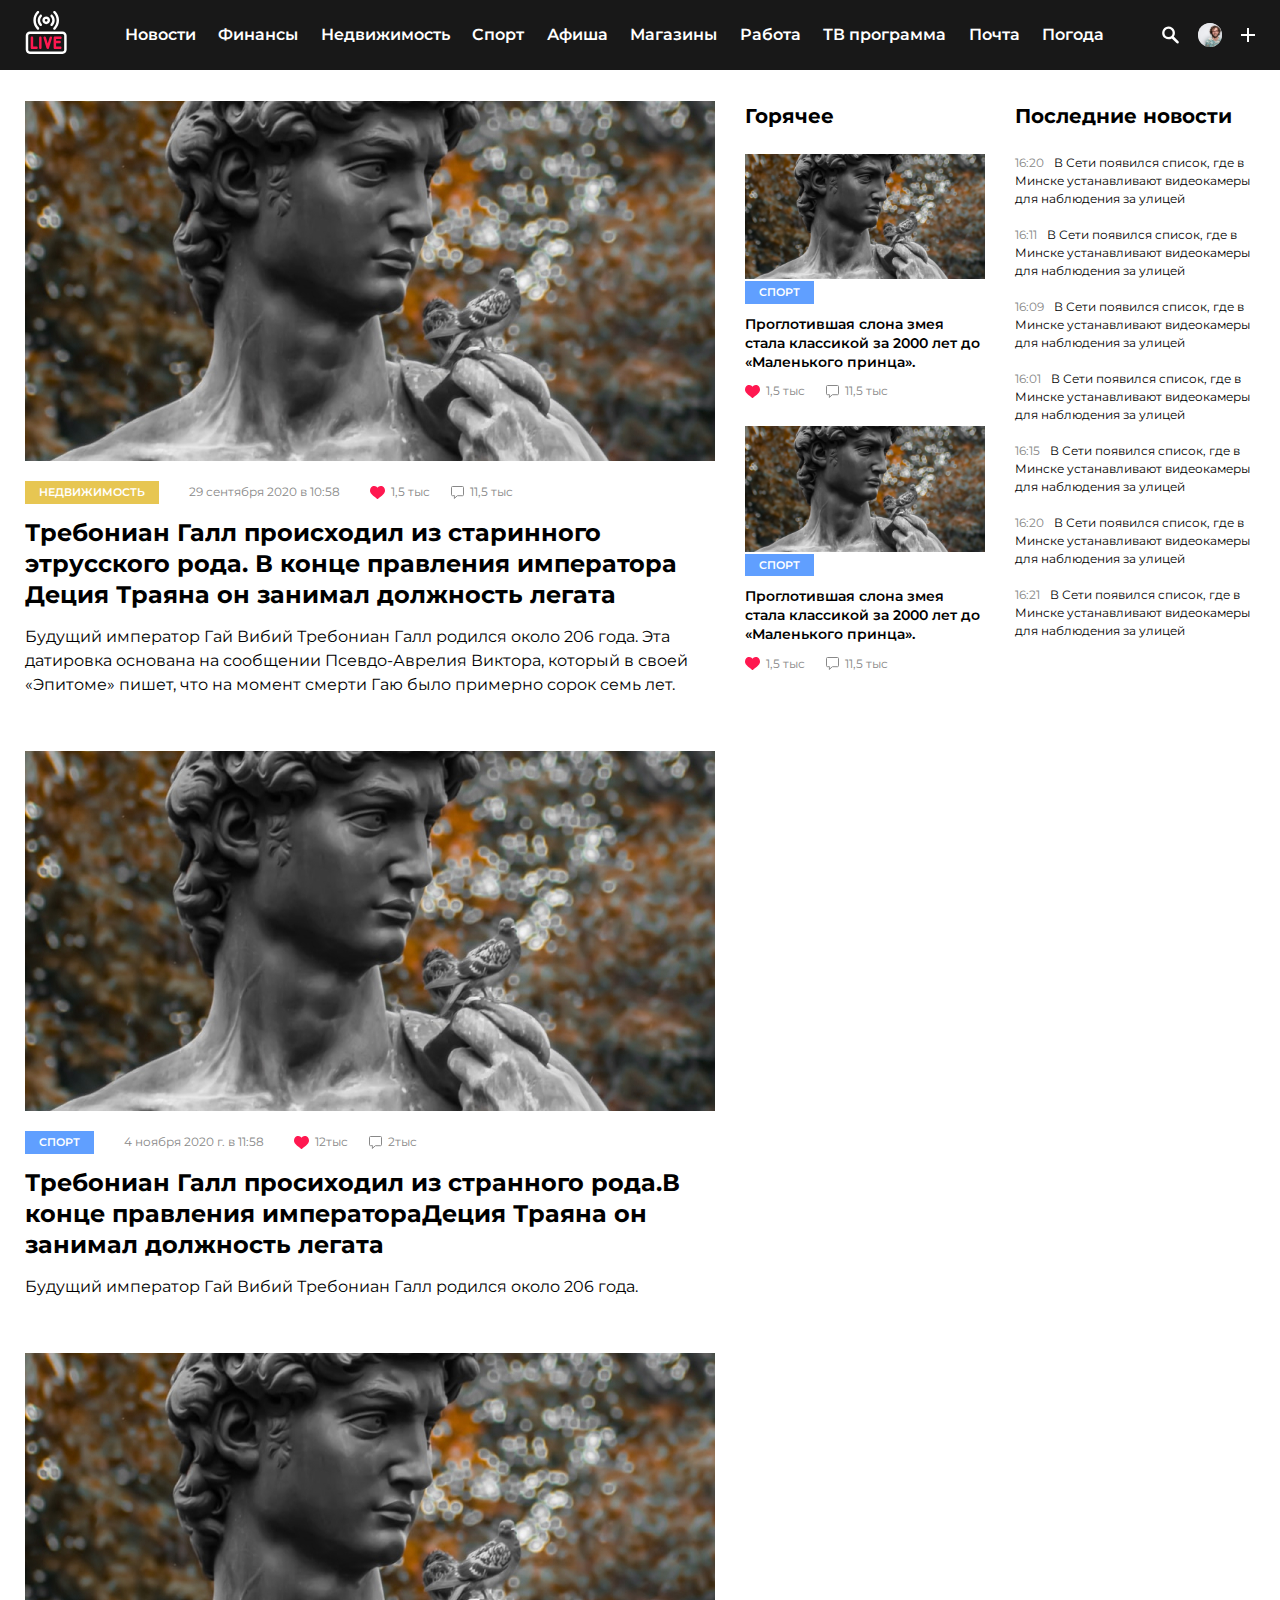
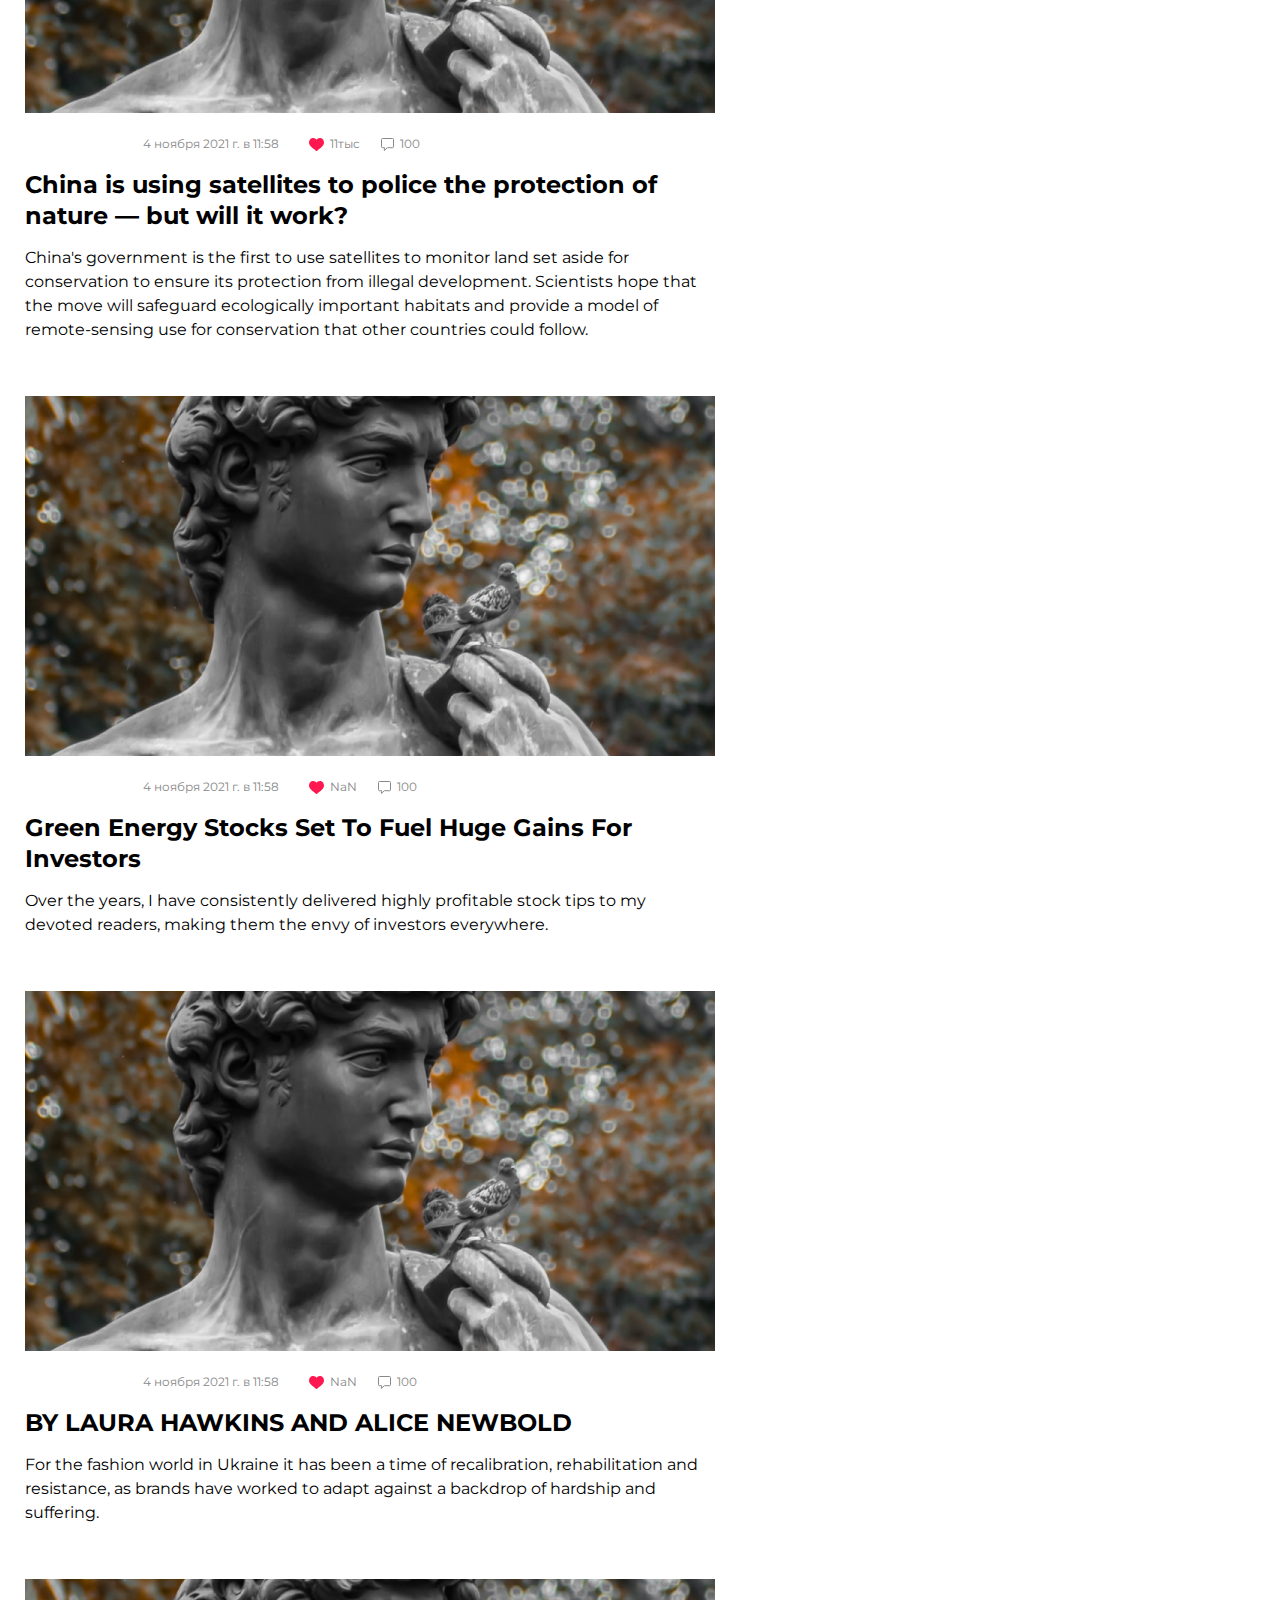
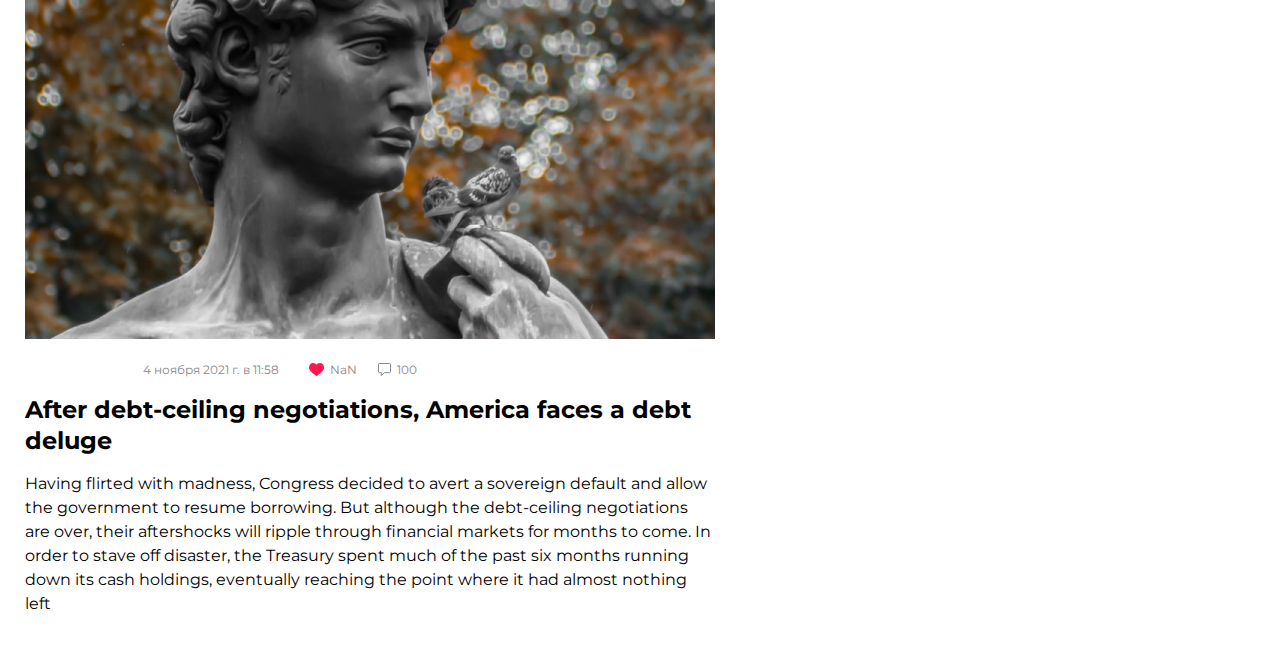
<file: index.html>
<!DOCTYPE html>
<html lang="en">
<head>
    <meta charset="UTF-8">
    <title>Live</title>
    <link href="https://fonts.googleapis.com/css2?family=Montserrat:ital,wght@0,100;0,200;0,300;0,400;0,500;0,600;0,700;0,800;0,900;1,100;1,200;1,300;1,400;1,500;1,600;1,700;1,800;1,900&display=swap"
          rel="stylesheet">
    <link rel="stylesheet" href="./css/common.css">
    <link rel="stylesheet" href="./css/header.css">
    <link rel="stylesheet" href="css/indexMain.css">
    <link rel="stylesheet" href="./css/lastNews.css">
</head>
<body>
<header>
    <div class="header-container">
        <a href="./index.html"><img src="./public/logo.svg" alt="LIVE"></a>
        <nav id="nav">
            <div id="news">Новости</div>
            <div id="finace">Финансы</div>
            <div id="real estate">Недвижимость</div>
            <div id="sport">Спорт</div>
            <div id="movies">Афиша</div>
            <div id="shops">Магазины</div>
            <div id="job">Работа</div>
            <div id="TV">ТВ программа</div>
            <div id="mail">Почта</div>
            <div id="wheather">Погода</div>
        </nav>
        <div>
            <input type ="search" id= "search-input-container" style = "display: none">
            <img src="./public/search.svg" alt="поиск" id ="search">
            <img src="./public/user_logo.svg" alt="user">
            <img src="./public/add.svg" alt="добавить новость" id ="add-page-link">
        </div>
    </div>
</header>
<main id = "main-page">
    <div id = "main-news-container" class="main-news-container">
        <div class="big-news-container" >
            <a href="./news.html">
                <img src="./public/news1.jpg" alt="">
            </a>
            <div class="info-container">
                <div class="tag yellow">НЕДВИЖИМОСТЬ</div>
                <span class="data">29 сентября 2020 в 10:58</span>
                <div class="statistic">
                    <div>
                        <img src="./public/heart.svg" alt="">
                        1,5 тыс
                    </div>
                    <div>
                        <img src="./public/comments.svg" alt="">
                        11,5 тыс
                    </div>
                </div>
            </div>
            <a href="./news.html">
                <h1>Требониан Галл происходил из старинного этрусского рода.
                    В конце правления императора Деция Траяна он
                    занимал должность легата</h1>
                <p>Будущий император Гай Вибий Требониан Галл родился около 206 года.
                    Эта датировка основана на сообщении Псевдо-Аврелия Виктора, который
                    в своей «Эпитоме» пишет, что на момент смерти Гаю было примерно сорок семь лет.</p>
            </a>
        </div>
        <!-- Вторая новость -->
        <div class="big-news-container" style ="display: none">
            <a href="./news.html">
                <img src="./public/news1.jpg" alt="">
            </a>
            <div class="info-container">
                <div class="tag yellow">НЕДВИЖИМОСТЬ</div>
                <span class="data">29 сентября 2020 в 10:58</span>
                <div class="statistic">
                    <div>
                        <img src="./public/heart.svg" alt="">
                        1,5 тыс
                    </div>
                    <div>
                        <img src="./public/comments.svg" alt="">
                        11,5 тыс
                    </div>
                </div>
            </div>
            <a href="./news.html">
                <h1>Требониан Галл происходил из старинного этрусского рода. В конце правления императора Деция Траяна
                    он
                    занимал должность легата</h1>
                <p>Будущий император Гай Вибий Требониан Галл родился около 206 года.
                    Эта датировка основана на сообщении Псевдо-Аврелия Виктора, который в своей «Эпитоме» пишет, что на
                    момент смерти Гаю было примерно сорок семь лет.</p>
            </a>
        </div>
        <!--конец второй новости-->
    </div>
    <div class="hot-container">
        <h2>Горячее</h2>
         <div id ="trends-container">
           <div class="small-news-container" style= "display: none">
            <a href="./news.html" class="image-link">
                <img src="./public/news1.jpg" alt="">
            </a>
            <div class="tag blue">СПОРТ</div>
            <a class="header" href="./news.html">
                <h2>Проглотившая слона змея стала классикой
                    за 2000 лет до «Маленького принца».</h2>
            </a>
            <div class="statistic">
                <div>
                    <img src="./public/heart.svg" alt="">
                    1,5 тыс
                </div>
                <div>
                    <img src="./public/comments.svg" alt="">
                    11,5 тыс
                </div>
            </div>
         </div>
        </div>
        <!--контейнер новостей-->
        <div class="small-news-container">
            <a href="./news.html">
                <img src="./public/news1.jpg" alt="">
            </a>
            <div class="tag blue">СПОРТ</div>
            <a class="header" href="./news.html">
                <h2>Проглотившая слона змея стала классикой за 2000 лет до «Маленького принца».</h2>
            </a>
            <div class="statistic">
                <div>
                    <img src="./public/heart.svg" alt="">
                    1,5 тыс
                </div>
                <div>
                    <img src="./public/comments.svg" alt="">
                    11,5 тыс
                </div>
            </div>
        </div>
        <div class="small-news-container">
            <a href="./news.html">
                <img src="./public/news1.jpg" alt="">
            </a>
            <div class="tag blue">СПОРТ</div>
            <a class="header" href="./news.html">
                <h2>Проглотившая слона змея стала классикой за 2000 лет до «Маленького принца».</h2>
            </a>
            <div class="statistic">
                <div>
                    <img src="./public/heart.svg" alt="">
                    1,5 тыс
                </div>
                <div>
                    <img src="./public/comments.svg" alt="">
                    11,5 тыс
                </div>
            </div>
        </div>
        <!--конец-->
    </div>
    <div class="last-news">
        <h2>Последние новости</h2>
        <div class="news-description" id ="news-description">
            <span>16:20</span>
            В Сети появился список,
            где в Минске устанавливают видеокамеры для наблюдения за улицей
        </div>
        <!-- маленькие новости ещё-->
        <div class="news-description">
            <span>16:11</span>
            В Сети появился список, где в Минске устанавливают видеокамеры для наблюдения за улицей
        </div>
        <div class="news-description">
            <span>16:09</span>
            В Сети появился список, где в Минске устанавливают видеокамеры для наблюдения за улицей
        </div>
        <div class="news-description">
            <span>16:01</span>
            В Сети появился список, где в Минске устанавливают видеокамеры для наблюдения за улицей
        </div>
        <div class="news-description">
            <span>16:15</span>
            В Сети появился список, где в Минске устанавливают видеокамеры для наблюдения за улицей
        </div>
        <div class="news-description">
            <span>16:20</span>
            В Сети появился список, где в Минске устанавливают видеокамеры для наблюдения за улицей
        </div>
        <div class="news-description">
            <span>16:21</span>
            В Сети появился список, где в Минске устанавливают видеокамеры для наблюдения за улицей
        </div>
        <!--конец-->
    </div>
</main>
<main id = "add-page" style ="display: none">
    <form action="#" method="post" id = "add-news-form" class="full-news-container"> <!--added laste news...class-->
        <div class="info-container">
            Категория:
            <select name="tag">
                <option value="finace">Финансы</option>
                <option value="real estate">Недвижимость</option>
                <option value="sport">Спорт</option>
                <option value="movies">Афиша</option>
                <option value="shops">Магазины</option>
                <option value="job">Работа</option>
                <option value="TV">ТВ программа</option>
                <option value="mail">Почта</option>
                <option value="wheather">Погода</option>
            </select>
        </div>
        <input type="text" placeholder="Текст заголовка" class="news-name" name="title">
        <div id="image-container"class="image-container">
            <label for ="file">
                <img src="./public/plus.svg" alt="">
            </label>
            <input type ="file" name = "file" id = "file" accept =".jpg, .jpeg, .svg .png .gif">
        </div>
        <div class="full-text" id = fullText contentEditable=true data-text="Основной текст новости"></div>
        <div class="button-container">
            <button id = "cancel-button">Отмена</button>
            <button class="add-button" id = "save">Сохранить новость</button>
        </div>
    </form> 
</main>
<main id = "news-page" style ="display: none">
    <div class="statistics-container">
        <div>
            <img src="./public/heart.svg" alt="">
            11,5 тыс
        </div>
        <div>
            <img src="./public/comments.svg" alt="">
            11,5 тыс
        </div>
        <img src="./public/edit.svg" alt="" class="edit">
    </div>
    <div class="full-news-container">
        <div class="info-container">
            <div class="tag green">ФИНАНСЫ</div>
            <span class="data">29 сентября 2020 в 10:58</span>
        </div>
        <h1>Мининформ приостанавливает статус СМИ для TUT.BY на три месяца
            с 1 октября</h1>
        <img src="./public/news1.jpg" alt="">
        <div class="full-text">
            <p>По приказу министра, с 1 октября TUT.BY утратит статус СМИ. При этом мы по-прежнему будем работать как
                интернет-ресурс без статуса СМИ.</p>
            <p>Напомним, что регистрация интернет-ресурсов в качестве сетевых изданий в Беларуси носит добровольный
                характер. Статус СМИ дает некоторые преимущества, в частности возможность на законных основаниях
                присутствовать в порядке, определенном законодательством Республики Беларусь, в районах вооруженных
                конфликтов или чрезвычайных ситуаций, на массовых мероприятиях, в местах других общественно важных
                событий и
                передавать оттуда информацию. Однако TUT.BY был зарегистрирован как СМИ лишь в январе 2019 года, до
                этого —
                с момента основания в 2000 году — портал работал без этого статуса.</p>
        </div>
        <div class="comments-container">
            <div class="name">Комментарии: <span>11,5 тыс</span></div>
            <div class="add-container">
                <img class="user-comment-image" src="./public/user_logo.svg" alt="">
                <div>
                    <input type="text" placeholder="Оставьте комментарий">
                    <div class="button-container">
                        <button>Отмена</button>
                        <button class="add-button">Оставить комментарий</button>
                    </div>
                </div>
            </div>
            <div class="added-comments-container">
                <div class="comment-container">
                    <img class="user-comment-image" src="./public/user_logo.svg" alt="">
                    <div>
                        <span class="username">Андрей Свиридов</span>
                        <div class="comment-text">
                            На Максима подписан уже месяца три, все пересмотрел - много в чем не согласен с ним но и
                            много в чем разделяю его мнение.
                            Спасибо за работу.
                            Ваш канал лично меня заставляет задуматся и в тех моментах с которыми не согласен заставляет
                            самому попитатся докопатся до истины.
                            А это саморазвитие уже. Лайк за постоянство !!! Лайк за оперативность !!!
                        </div>
                        <span class="answer">Ответить</span>
                        <span class="hide-show"> <img src="./public/up-arrow.svg" alt="">Скрыть все ответы</span>
                        <div class="comment-container">
                            <img src="./public/user_logo.svg" alt="" class="subcomment-user-logo">
                            <div>
                                <span class="username">Я</span>
                                <div class="comment-text">
                                    <span class="answer-reference">@Максим Давыдов</span>
                                    На Максима подписан уже месяца три, все пересмотрел - много в чем не согласен с ним
                                    но и
                                    много в чем разделяю его мнение.
                                    Спасибо за работу.
                                    Ваш канал лично меня заставляет задуматся и в тех моментах с которыми не согласен
                                    заставляет
                                    самому попитатся докопатся до истины.
                                    А это саморазвитие уже. Лайк за постоянство !!! Лайк за оперативность !!!
                                </div>
                                <span class="answer">Редактировать</span>
                            </div>
                        </div>
                        <div style = "display:none" class="comment-container">
                          <img src="./public/user_logo.svg" alt="" class="subcomment-user-logo">
                          <div>
                            <span class="username">Я</span>
                            <input class="comment-text" type = "text">
                            <span class="answer">Сохранить</span>
                          </div>
                        </div>
                    </div>
                </div>
            </div>
        </div>
    </div>
    <div class="last-news">
        <h2>Последние новости</h2>
        <div class="news-description">
            <span>16:20</span>
            В Сети появился список, где в Минске устанавливают видеокамеры для наблюдения за улицей
        </div>
        <!-- маленькие новости ещё-->
        <div class="news-description">
            <span>16:20</span>
            В Сети появился список, где в Минске устанавливают видеокамеры для наблюдения за улицей
        </div>
        <div class="news-description">
            <span>16:20</span>
            В Сети появился список, где в Минске устанавливают видеокамеры для наблюдения за улицей
        </div>
        <div class="news-description">
            <span>16:20</span>
            В Сети появился список, где в Минске устанавливают видеокамеры для наблюдения за улицей
        </div>
        <div class="news-description">
            <span>16:20</span>
            В Сети появился список, где в Минске устанавливают видеокамеры для наблюдения за улицей
        </div>
        <div class="news-description">
            <span>16:20</span>
            В Сети появился список, где в Минске устанавливают видеокамеры для наблюдения за улицей
        </div>
        <div class="news-description">
            <span>16:20</span>
            В Сети появился список, где в Минске устанавливают видеокамеры для наблюдения за улицей
        </div>
        <!--конец-->
    </div>
</main>

<script src="./src/header.js" type ="module"></script> 
<script src="./src/addNews.js" type ="module"></script> 
<script src="./src/index.js" type ="module"></script> 

</body>
</html>
</file>
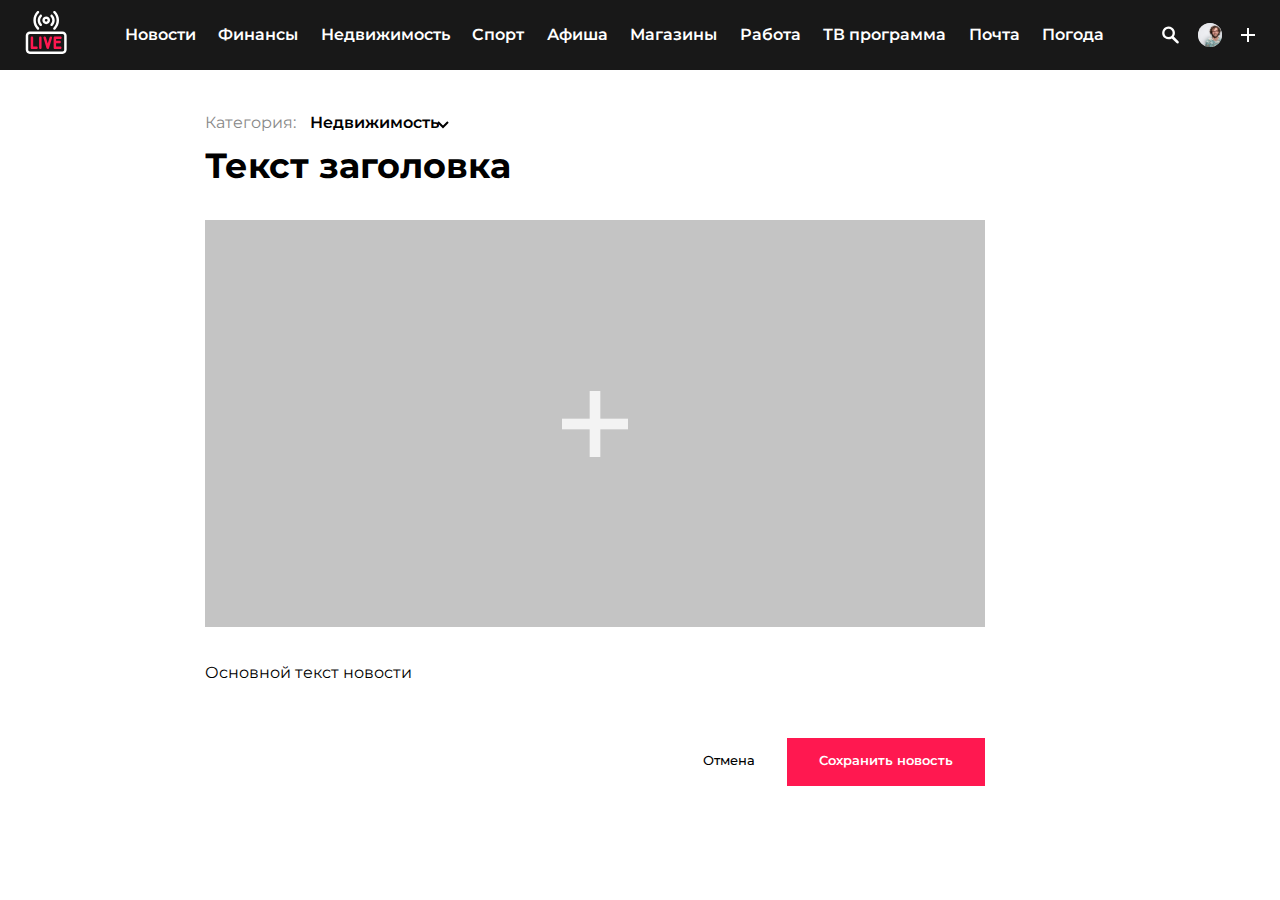
<file: addNews.html>
<!DOCTYPE html>
<html lang="en">
<head>
    <meta charset="UTF-8">
    <title>Live</title>
    <link href="https://fonts.googleapis.com/css2?family=Montserrat:ital,wght@0,100;0,200;0,300;0,400;0,500;0,600;0,700;0,800;0,900;1,100;1,200;1,300;1,400;1,500;1,600;1,700;1,800;1,900&display=swap"
          rel="stylesheet">
    <link rel="stylesheet" href="./css/common.css">
    <link rel="stylesheet" href="./css/header.css">
    <link rel="stylesheet" href="./css/addNews.css">
    <link rel="stylesheet" href="./css/lastNews.css">
</head>
<body>
<header>
    <div class="header-container">
        <a href="./index.html"><img src="./public/logo.svg" alt="LIVE"></a>
        <nav>
            <div>Новости</div>
            <div>Финансы</div>
            <div>Недвижимость</div>
            <div>Спорт</div>
            <div>Афиша</div>
            <div>Магазины</div>
            <div>Работа</div>
            <div>ТВ программа</div>
            <div>Почта</div>
            <div>Погода</div>
        </nav>
        <div>
            <img src="./public/search.svg" alt="поиск">
            <img src="./public/user_logo.svg" alt="user">
            <img src="./public/add.svg" alt="добавить новость">
        </div>
    </div>
</header>
<main>
    <form action="#" method="post" class="full-news-container">
        <div class="info-container">
            Категория:
            <select>
                <option value="property">Недвижимость</option>
            </select>
        </div>
        <input type="text" placeholder="Текст заголовка" class="news-name" >
        <div class="image-container">
            <img src="./public/plus.svg" alt="">
        </div>
        <div class="full-text" contentEditable=true data-text="Основной текст новости"></div>
        <div class="button-container">
            <button>Отмена</button>
            <button class="add-button">Сохранить новость</button>
        </div>
    </form>
</main>
</body>
</html>
</file>
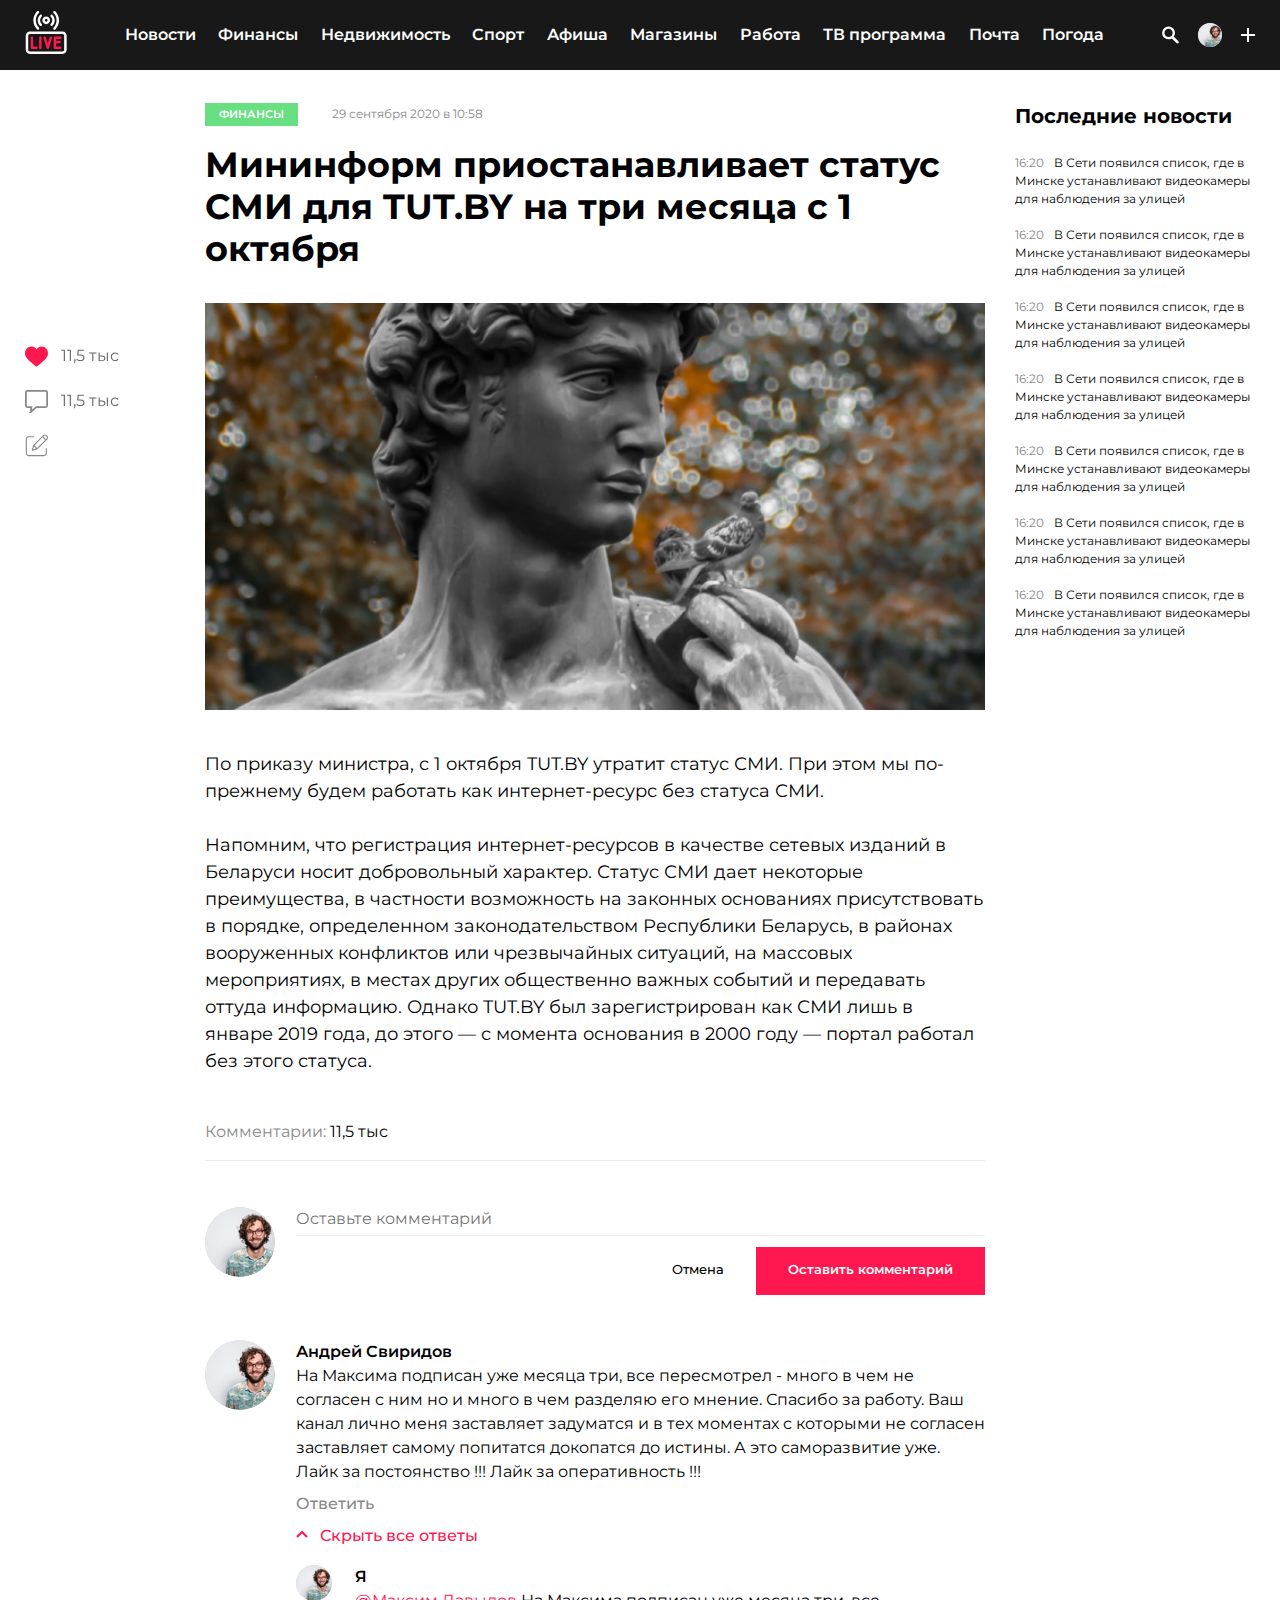
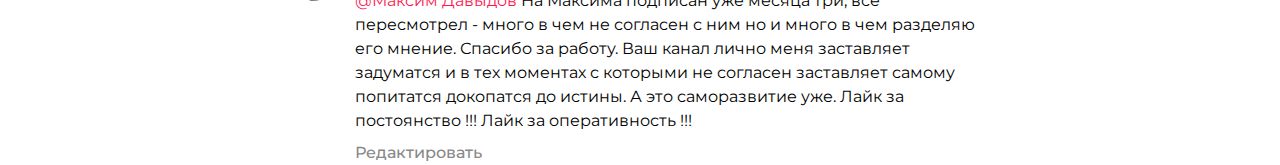
<file: news.html>
<!DOCTYPE html>
<html lang="en">
<head>
    <meta charset="UTF-8">
    <title>Live</title>
    <link href="https://fonts.googleapis.com/css2?family=Montserrat:ital,wght@0,100;0,200;0,300;0,400;0,500;0,600;0,700;0,800;0,900;1,100;1,200;1,300;1,400;1,500;1,600;1,700;1,800;1,900&display=swap"
          rel="stylesheet">
    <link rel="stylesheet" href="./css/common.css">
    <link rel="stylesheet" href="./css/header.css">
    <link rel="stylesheet" href="./css/newsMain.css">
    <link rel="stylesheet" href="./css/lastNews.css">
</head>
<body>
<header>
    <div class="header-container">
        <a href="./index.html"><img src="./public/logo.svg" alt="LIVE"></a>
        <nav>
            <div>Новости</div>
            <div>Финансы</div>
            <div>Недвижимость</div>
            <div>Спорт</div>
            <div>Афиша</div>
            <div>Магазины</div>
            <div>Работа</div>
            <div>ТВ программа</div>
            <div>Почта</div>
            <div>Погода</div>
        </nav>
        <div>
            <img src="./public/search.svg" alt="поиск">
            <img src="./public/user_logo.svg" alt="user">
            <img src="./public/add.svg" alt="добавить новость">
        </div>
    </div>
</header>
<main>
    <div class="statistics-container">
        <div>
            <img src="./public/heart.svg" alt="">
            11,5 тыс
        </div>
        <div>
            <img src="./public/comments.svg" alt="">
            11,5 тыс
        </div>
        <img src="./public/edit.svg" alt="" class="edit">
    </div>
    <div class="full-news-container">
        <div class="info-container">
            <div class="tag green">ФИНАНСЫ</div>
            <span class="data">29 сентября 2020 в 10:58</span>
        </div>
        <h1>Мининформ приостанавливает статус СМИ для TUT.BY на три месяца
            с 1 октября</h1>
        <img src="./public/news1.jpg" alt="">
        <div class="full-text">
            <p>По приказу министра, с 1 октября TUT.BY утратит статус СМИ. При этом мы по-прежнему будем работать как
                интернет-ресурс без статуса СМИ.</p>
            <p>Напомним, что регистрация интернет-ресурсов в качестве сетевых изданий в Беларуси носит добровольный
                характер. Статус СМИ дает некоторые преимущества, в частности возможность на законных основаниях
                присутствовать в порядке, определенном законодательством Республики Беларусь, в районах вооруженных
                конфликтов или чрезвычайных ситуаций, на массовых мероприятиях, в местах других общественно важных
                событий и
                передавать оттуда информацию. Однако TUT.BY был зарегистрирован как СМИ лишь в январе 2019 года, до
                этого —
                с момента основания в 2000 году — портал работал без этого статуса.</p>
        </div>
        <div class="comments-container">
            <div class="name">Комментарии: <span>11,5 тыс</span></div>
            <div class="add-container">
                <img class="user-comment-image" src="./public/user_logo.svg" alt="">
                <div>
                    <input type="text" placeholder="Оставьте комментарий">
                    <div class="button-container">
                        <button>Отмена</button>
                        <button class="add-button">Оставить комментарий</button>
                    </div>
                </div>
            </div>
            <div class="added-comments-container">
                <div class="comment-container">
                    <img class="user-comment-image" src="./public/user_logo.svg" alt="">
                    <div>
                        <span class="username">Андрей Свиридов</span>
                        <div class="comment-text">
                            На Максима подписан уже месяца три, все пересмотрел - много в чем не согласен с ним но и
                            много в чем разделяю его мнение.
                            Спасибо за работу.
                            Ваш канал лично меня заставляет задуматся и в тех моментах с которыми не согласен заставляет
                            самому попитатся докопатся до истины.
                            А это саморазвитие уже. Лайк за постоянство !!! Лайк за оперативность !!!
                        </div>
                        <span class="answer">Ответить</span>
                        <span class="hide-show"> <img src="./public/up-arrow.svg" alt="">Скрыть все ответы</span>
                        <div class="comment-container">
                            <img src="./public/user_logo.svg" alt="" class="subcomment-user-logo">
                            <div>
                                <span class="username">Я</span>
                                <div class="comment-text">
                                    <span class="answer-reference">@Максим Давыдов</span>
                                    На Максима подписан уже месяца три, все пересмотрел - много в чем не согласен с ним
                                    но и
                                    много в чем разделяю его мнение.
                                    Спасибо за работу.
                                    Ваш канал лично меня заставляет задуматся и в тех моментах с которыми не согласен
                                    заставляет
                                    самому попитатся докопатся до истины.
                                    А это саморазвитие уже. Лайк за постоянство !!! Лайк за оперативность !!!
                                </div>
                                <span class="answer">Редактировать</span>
                            </div>
                        </div>
                    </div>
                </div>
            </div>
        </div>
    </div>
    <div class="last-news">
        <h2>Последние новости</h2>
        <div class="news-description">
            <span>16:20</span>
            В Сети появился список, где в Минске устанавливают видеокамеры для наблюдения за улицей
        </div>
        <!-- маленькие новости ещё-->
        <div class="news-description">
            <span>16:20</span>
            В Сети появился список, где в Минске устанавливают видеокамеры для наблюдения за улицей
        </div>
        <div class="news-description">
            <span>16:20</span>
            В Сети появился список, где в Минске устанавливают видеокамеры для наблюдения за улицей
        </div>
        <div class="news-description">
            <span>16:20</span>
            В Сети появился список, где в Минске устанавливают видеокамеры для наблюдения за улицей
        </div>
        <div class="news-description">
            <span>16:20</span>
            В Сети появился список, где в Минске устанавливают видеокамеры для наблюдения за улицей
        </div>
        <div class="news-description">
            <span>16:20</span>
            В Сети появился список, где в Минске устанавливают видеокамеры для наблюдения за улицей
        </div>
        <div class="news-description">
            <span>16:20</span>
            В Сети появился список, где в Минске устанавливают видеокамеры для наблюдения за улицей
        </div>
        <!--конец-->
    </div>
</main>
</body>
</html>
</file>
<file: css/common.css>
* {
    margin: 0;
    padding: 0;
    font-family: 'Montserrat', sans-serif;
    line-height: 150%;
}

main {
    width: 1230px;
    margin: 31px auto 0;
    display: flex;
}

.data {
    margin-right: 30px;
    color: #888888;
    font-size: 12px;
}

h2 {
    font-size: 20px;
    margin-bottom: 23px;
}

.tag {
    color: #ffffff;
    padding: 3px 14px;
    font-weight: 600;
    font-size: 11px;
    margin-right: 30px;
    display: inline-block
}

.tag.yellow {
    background: #E7C652;;
}

.tag.green {
    background: #68E082;
}

.tag.blue {
    background: #609FFF;
}

.button-container button {
    padding: 12px 32px 16px;
    border: none;
    background: none;
    font-weight: 500;
}

.button-container button.add-button {
    background: #FF1850;
    color: #ffffff;
    font-weight: 600;
}

[contentEditable=true]:empty:not(:focus):before {
    content: attr(data-text)
}
</file>
<file: css/header.css>
header {
    background: #181818;
    height: 70px;
    display: flex;
    align-items: center;
}

.header-container {
    width: 1230px;
    display: flex;
    justify-content: space-between;
    align-items: center;
    margin: 0 auto;
    position: relative;
}
#search-input-container{
    position: absolute;
    top:13px;
    right:100px;
    background: #514f4f;
    border: none;
    border-bottom:1 px solid #888888;
    color: #ffffff;
}
.header-container > nav {
    display: flex;
    color: #ffffff;
    width: 980px;
    justify-content: space-between;
    font-weight: 600;
    font-size: 16px;
}

.header-container > nav > div:hover {
    color: #888888;
    cursor: pointer;
}

.header-container > div {
    width: 93px;
    display: flex;
    justify-content: space-between;
}
.active-tag {

}
</file>
<file: css/indexMain.css>
main {
    display: flex;
    justify-content: space-between;
}

.statistic {
    display: flex;
    color: #888888;
    font-size: 12px;
}

.statistic > div {
    display: flex;
    align-items: center;
    margin-right: 21px;
}

.statistic > div > img {
    margin-right: 6px;
}

/*main news*/
.main-news-container {
    width: 690px;
    display: flex;
    flex-direction: column;
}

.main-news-container > .big-news-container a {
    text-decoration: none;
    color: #000000;
    display: flex;
    flex-direction: column;
}

.main-news-container > .big-news-container > img {
    width: 690px;
    height: 360px;
}

.main-news-container > .big-news-container > .info-container {
    display: flex;
    margin-top: 20px;
    align-items: center;
    color: #888888;
    font-size: 12px;
}

.main-news-container > .big-news-container h1 {
    font-size: 24px;
    margin-top: 13px;
    line-height: 130%;
}

.main-news-container > .big-news-container p {
    font-size: 16px;
    margin-top: 15px;
}

.main-news-container > .big-news-container {
    margin-bottom: 54px;
}

/*hot container*/

.hot-container {
    width: 240px;
}

.small-news-container {
    margin-bottom: 26px;
}

.small-news-container > a {
    text-decoration: none;
    color: #000000;
    display: flex;
}

.small-news-container >.image-link{
    margin-bottom: 15px;
}

.small-news-container > .header {
    margin-top: 11px;
    margin-bottom: 11px;
}

.small-news-container > a > img {
    width: 240px;
}

.small-news-container > a > h2 {
    font-size: 14px;
    margin-bottom: 0;
    font-weight: 600;
    line-height: 135%;
}
</file>
<file: css/lastNews.css>
.last-news {
    width: 240px;
}

.last-news .news-description{
    font-size: 12px;
    margin-bottom: 18px;
    line-height: 150%;
}

.last-news .news-description >span{
    margin-right: 7px;
    color: #888888;
}
</file>
<file: css/addNews.css>
main {
    display: flex;
}

.full-news-container {
    margin-left: 180px;
    width: 780px;
    margin-right: 30px;
}

.info-container {
    color: #888888;
}

.info-container select {
    border: none;
    font-weight: 600;
    font-size: 16px;
    line-height: 150%;
    color: #000000;
    -moz-appearance: none; /* Firefox */
    -webkit-appearance: none; /* Safari and Chrome */
    appearance: none;
    background: url("../public/arrow-down-black.svg") no-repeat right;
    padding: 10px;
}

.full-news-container > .news-name {
    line-height: 120%;
    margin-bottom: 33px;
    border: none;
    color: #000000;
    font-weight: bold;
    font-size: 35px;
}

.full-news-container > .news-name::placeholder {
    color: #000000;
    font-weight: bold;
    font-size: 35px;
    opacity: 1;
}

.full-news-container .image-container {
    width: 100%;
    height: 407px;
    background: #C4C4C4;
    display: flex;
    align-items: center;
    justify-content: center;
    margin-bottom: 34px;
}

.full-news-container .image-container > img {
    cursor: pointer;
}

.full-news-container .full-text {
    margin-bottom: 53px;
}

.button-container{
    width: 100%;
    justify-content: flex-end;
    display: flex;
}
#add-news-form #file{
    width: 0.1px;
    height: 0.1px;
    opacity: 0;
    position: absolute;
    z-index: -10;
}
</file>
<file: css/newsMain.css>
main {
    display: flex;
    position: relative;
}

/*statistics*/
.statistics-container {
    position: fixed;
    top: 344px;
    height: 109px;
    width: 98px;
    color: #6A6A6A;
    font-size: 16px;
    line-height: 120%;
}

.statistics-container > div {
    display: flex;
    align-items: center;
    margin-bottom: 21px;
}

.statistics-container img {
    width: 23px;
    height: 23px;
    margin-right: 13px;
}

.statistics-container > .edit {
    cursor: pointer;
}

/*end statistics*/
.full-news-container {
    margin-left: 180px;
    width: 780px;
    margin-right: 30px;
}

.full-news-container > .info-container {
    margin-bottom: 18px;
}

.full-news-container > h1 {
    font-size: 35px;
    line-height: 120%;
    margin-bottom: 33px;
}

.full-news-container > img {
    width: 780px;
    height: 407px;
    margin-bottom: 34px;
}

.full-news-container > .full-text {
    font-size: 18px;
}

.full-news-container > .full-text > p {
    margin-bottom: 27px;
}

.full-news-container > .full-text > p:last-child {
    margin-bottom: 0;
}

/*comments-container*/
.comments-container {
    margin-top: 45px;
}

.comments-container .name {
    color: #888888;
    font-size: 16px;
    padding-bottom: 16px;
    margin-bottom: 46px;
    border-bottom: 1px solid #ECECEC;;
}

.comments-container .name > span {
    color: #000000;
}

.comments-container .add-container {
    display: flex;
    margin-bottom: 45px;
}

.comments-container .add-container > div {
    width: 690px;
}

.comments-container .add-container input {
    color: #888888;
    border: none;
    border-bottom: 1px solid #ECECEC;
    padding-bottom: 4px;
    font-size: 16px;
    width: 100%;
    margin-bottom: 11px;
}

.comments-container .add-container .button-container {
    display: flex;
    justify-content: flex-end;
    width: 100%;
}

.user-comment-image {
    border-radius: 50%;
    width: 70px;
    height: 70px;
    margin-right: 21px;
}

.subcomment-user-logo {
    width: 36px;
    height: 36px;
    border-radius: 50%;
    margin-right: 23px;
}

.comment-container {
    display: flex;
    font-size: 16px;
    line-height: 150%;
}

.comment-container > div > .username {
    font-weight: 600;
    margin-bottom: 6px;
}

.comment-container > div > .comment-text {
    margin-bottom: 8px;
}

.comment-container > div > .comment-text .answer-reference {
    color: #FF1850;
}

.comment-container > div > .answer {
    color: #888888;
    font-weight: 500;
}

.comment-container > div > .hide-show {
    color: #FF1850;
    display: flex;
    align-items: center;
    margin-bottom: 17px;
    margin-top: 8px;
    font-weight: 500;
}

.comment-container > div > .hide-show > img {
    margin-right: 12px;
}
</file>
